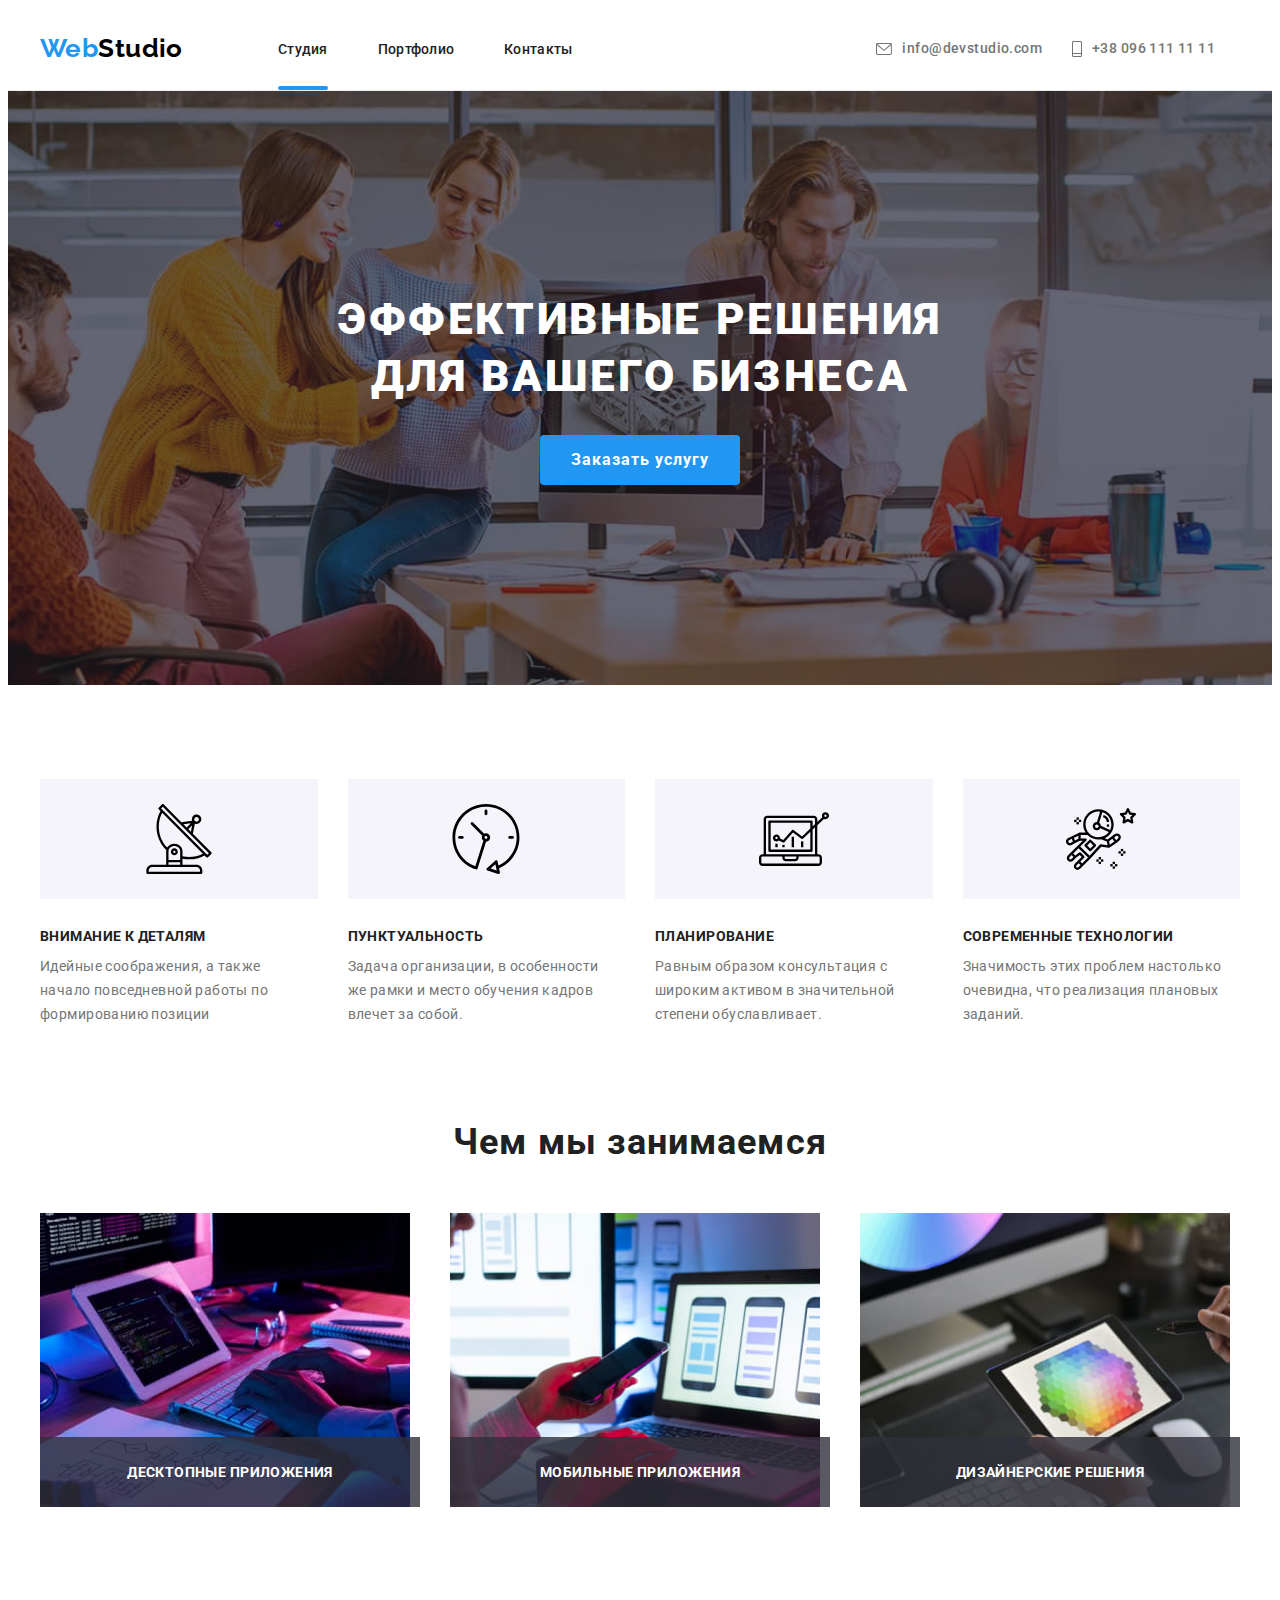
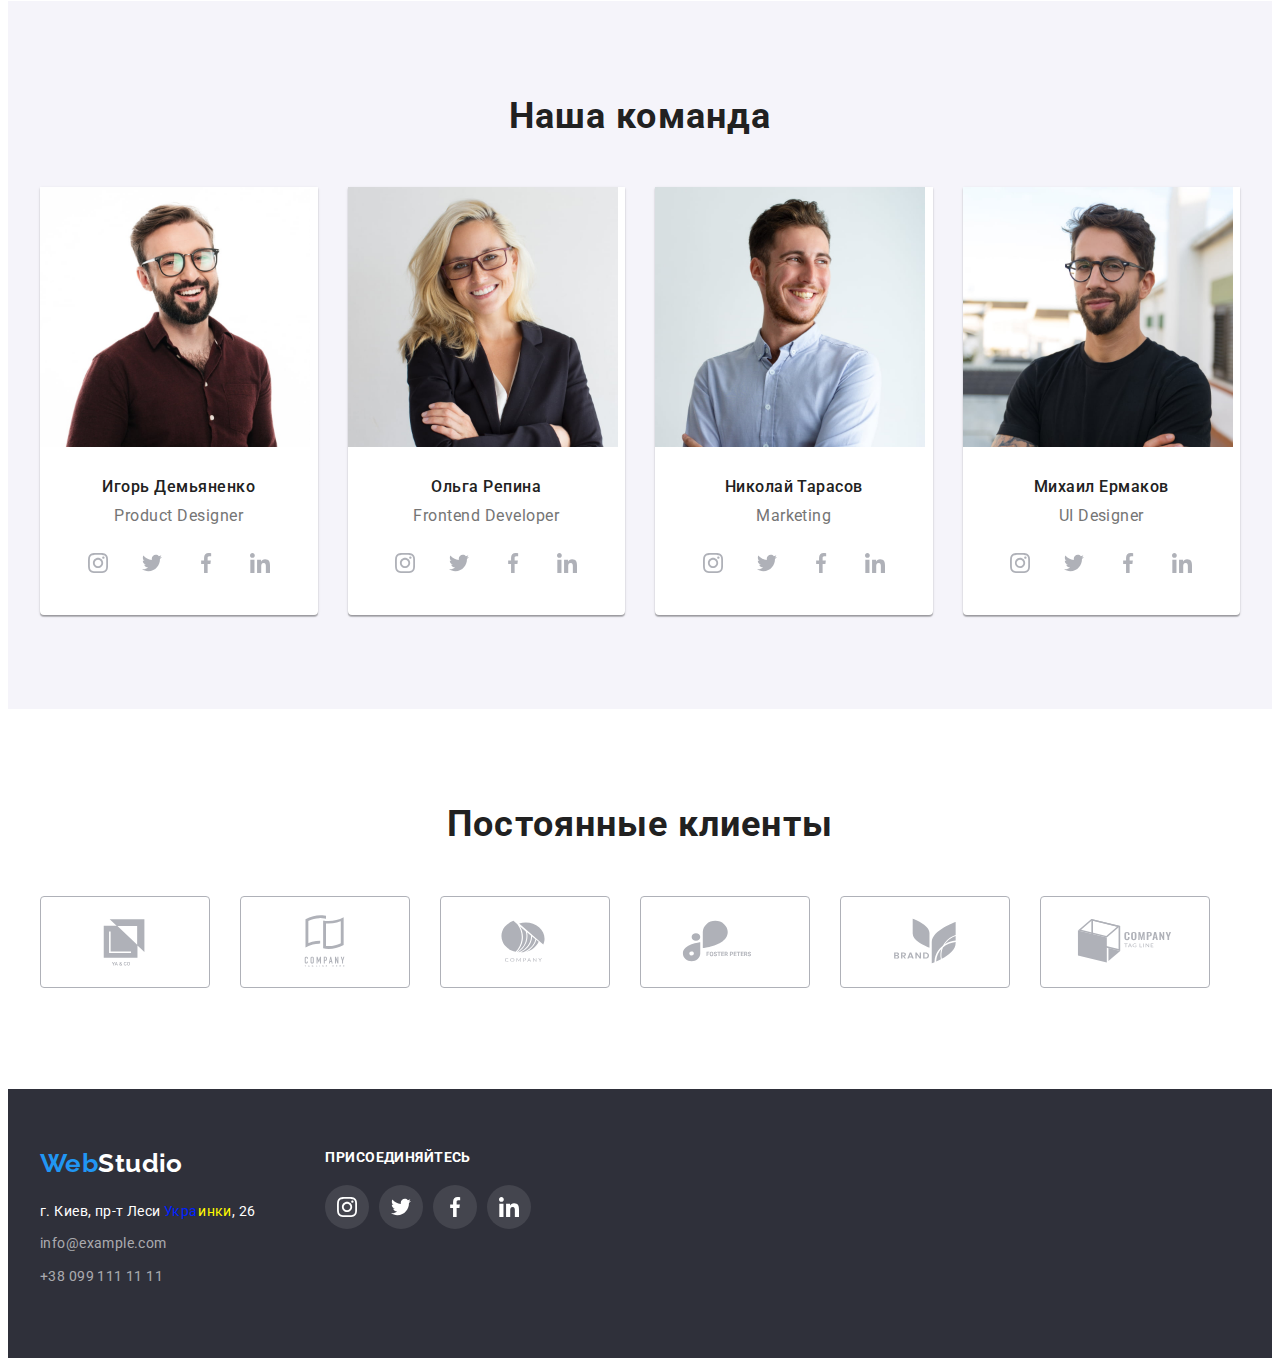
<file: index.html>
<!DOCTYPE html>
<html lang="ru">
  <head>
    <meta charset="UTF-8" />
    <meta http-equiv="X-UA-Compatible" content="IE=edge" />
    <meta name="viewport" content="width=device-width, initial-scale=1.0" />
    <title>Document</title>
    <link
      rel="stylesheet"
      href="https://cdnjs.cloudflare.com/ajax/libs/modern-normalize/1.1.0/modern-normalize.min.css"
      integrity="sha512-wpPYUAdjBVSE4KJnH1VR1HeZfpl1ub8YT/NKx4PuQ5NmX2tKuGu6U/JRp5y+Y8XG2tV+wKQpNHVUX03MfMFn9Q=="
      crossorigin="anonymous"
      referrerpolicy="no-referrer"
    />
    <link rel="stylesheet" href="./css/styles.css" />
    <link
      href="https://fonts.googleapis.com/css2?family=Raleway:wght@700&family=Roboto:wght@400;500;700;900&display=swap"
      rel="stylesheet"
    />
  </head>
  <body>
    <!--Шапка сайта-->
    <header class="header">
      <div class="container">
        <a class="logo" href="./index.html">Web<span class="logo-span-black">Studio</span></a>
        <nav class="header-nav">
          <ul class="header-list list">
            <li class="header-item current1 ">
              <a class="header-link link current" href="./index.html">Студия</a>
            </li>
            <li class="header-item">
              <a class="header-link link" href="./portfolio.html">Портфолио</a>
            </li>
            <li class="header-item">
              <a class="header-link link" href="#masters">Контакты</a>
            </li>
          </ul>
        </nav>
        <div class="header-conect">
          <ul class="contact list">
            <div class="contact-icon">
              <li class="header-mail">
                <a class="header-contact link" href="mailto:info@devstudio.com"
                  ><svg class="heade-soc-icon" width="16" height="12">
                    <use href="./img/symbol-defs.svg#icon-envelope-hover"></use>
                  </svg>
                  info@devstudio.com
                </a>
              </li>
              <li class="header-tel">
                <a class="header-contact link" href="tel:+380961111111">
                  <svg class="heade-soc-icon" width="10" height="16">
                    <use href="./img/symbol-defs.svg#icon-Vector-hover"></use>
                  </svg>
                  +38 096 111 11 11</a
                >
              </li>
            </div>
          </ul>
        </div>
      </div>
    </header>
    <main class="main">
      <!--Герой-->
      <section class="hero">
        <div class="container">
          <h1 class="hero-title">
            Эффективные решения <br />
            для вашего бизнеса
          </h1>
          <button class="hero-button" type="button" data-modal-open>Заказать услугу</button>
        </div>
      </section>
      <!--Приимущества-->
      <section class="benefits section">
        <div class="container">
          <h2 class="visually-hidden">Особенности</h2>
          <ul class="benefits-list list">
            <li class="benefits-item">
              <section class="benefits-soc">
              <svg class="benefits-soc-icon" width="70" height="70">
                <use href="./img/symbol-defs.svg#icon-antenna"></use>
              </svg>
            </section>
              <h3 class="benefits-h3">Внимание к деталям</h3>
              <p class="benefits-p">
                Идейные соображения, а также начало повседневной работы по формированию позиции
              </p>
            </li>
            <li class="benefits-item">
              <section class="benefits-soc">
                <svg class="benefits-soc-icon" width="70" height="70">
                  <use href="./img/symbol-defs.svg#icon-clock"></use>
                </svg>
              </section>
              <h3 class="benefits-h3">Пунктуальность</h3>
              <p class="benefits-p">
                Задача организации, в особенности же рамки и место обучения кадров влечет за собой.
              </p>
            </li>
            <li class="benefits-item">
              <section class="benefits-soc">
                <svg class="benefits-soc-icon" width="70" height="70">
                  <use href="./img/symbol-defs.svg#icon-diagram"></use>
                </svg>
              </section>
              <h3 class="benefits-h3">Планирование</h3>
              <p class="benefits-p">
                Равным образом консультация с широким активом в значительной степени обуславливает.
              </p>
            </li>
            <li class="benefits-item">
              <section class="benefits-soc">
                <svg class="benefits-soc-icon" width="70" height="70">
                  <use href="./img/symbol-defs.svg#icon-astronaut"></use>
                </svg>
              </section>
              <h3 class="benefits-h3">Современные технологии</h3>
              <p class="benefits-p">
                Значимость этих проблем настолько очевидна, что реализация плановых заданий.
              </p>
            </li>
          </ul>
        </div>
      </section>
      <!--Чем мы занимаемся-->
      <section class="occupation section">
        <div class="container">
          <h2 class="occupation-h2 title">Чем мы занимаемся</h2>
          <ul class="occupation-list list">
            <li class="occupation-item">
              <img src="img/box1.jpg" alt="box 1" width="370" />
              <div class="occupation-p">
              <p>Десктопные приложения</p></div>
            </li>
            <li class="occupation-item">
              <img src="img/box2.jpg" alt="box 2" width="370" />
              <div class="occupation-p">
              <p>Мобильные приложения</p></div>
            </li>
            <li class="occupation-item">
              <img src="img/box3.jpg" alt="box 3" width="370" />
              <div class="occupation-p">
              <p>Дизайнерские решения</p></div>
            </li>
          </ul>
        </div>
      </section>
      <!--Наша команда-->
      <section class="team section">
        <div class="container">
          <h2 class="team-h2 title">Наша команда</h2>
          <ul class="team-list list">
            <li class="team-item">
              <img class="team-img" src="img/Igor-Dem.jpg" alt="Игорь Демьяненко<" width="270" />
              <div class="team-h3-p">
                <h3 class="team-h3">Игорь Демьяненко</h3>
                <p class="team-p">Product Designer</p>
                <ul class="team-soc-list list">
                  <li class="team-soc-item">
                    <a href="" class="team-soc-link link">
                      <svg class="team-soc-icon" width="20" height="20">
                        <use href="./img/symbol-defs.svg#icon-instagram"></use>
                      </svg>
                    </a>
                  </li>
                  <li class="team-soc-item">
                    <a href="" class="team-soc-link link">
                      <svg class="team-soc-icon" width="20" height="20">
                        <use href="./img/symbol-defs.svg#icon-twitter"></use>
                      </svg>
                    </a>
                  </li>
                  <li class="team-soc-item">
                    <a href="" class="team-soc-link link">
                      <svg class="team-soc-icon" width="20" height="20">
                        <use href="./img/symbol-defs.svg#icon-facebook"></use>
                      </svg>
                    </a>
                  </li>
                  <li class="team-soc-item">
                    <a href="" class="team-soc-link link">
                      <svg class="team-soc-icon" width="20" height="20">
                        <use href="./img/symbol-defs.svg#icon-linkedin"></use>
                      </svg>
                    </a>
                  </li>
                </ul>
              </div>
            </li>
            <li class="team-item">
              <img class="team-img" src="img/Olga-Rep.jpg" alt="Ольга Репина" width="270" />
              <div class="team-h3-p">
                <h3 class="team-h3">Ольга Репина</h3>
                <p class="team-p">Frontend Developer</p>
                <ul class="team-soc-list list">
                  <li class="team-soc-item">
                    <a href="" class="team-soc-link link">
                      <svg class="team-soc-icon" width="20" height="20">
                        <use href="./img/symbol-defs.svg#icon-instagram"></use>
                      </svg>
                    </a>
                  </li>
                  <li class="team-soc-item">
                    <a href="" class="team-soc-link link">
                      <svg class="team-soc-icon" width="20" height="20">
                        <use href="./img/symbol-defs.svg#icon-twitter"></use>
                      </svg>
                    </a>
                  </li>
                  <li class="team-soc-item">
                    <a href="" class="team-soc-link link">
                      <svg class="team-soc-icon" width="20" height="20">
                        <use href="./img/symbol-defs.svg#icon-facebook"></use>
                      </svg>
                    </a>
                  </li>
                  <li class="team-soc-item">
                    <a href="" class="team-soc-link link">
                      <svg class="team-soc-icon" width="20" height="20">
                        <use href="./img/symbol-defs.svg#icon-linkedin"></use>
                      </svg>
                    </a>
                  </li>
                </ul>
              </div>
            </li>
            <li class="team-item">
              <img
                class="team-img"
                src="img/Nokolay-Tarasov.jpg"
                alt="Николай Тарасов"
                width="270"
              />
              <div class="team-h3-p">
                <h3 class="team-h3">Николай Тарасов</h3>
                <p class="team-p">Marketing</p>
                <ul class="team-soc-list list">
                  <li class="team-soc-item">
                    <a href="" class="team-soc-link link">
                      <svg class="team-soc-icon" width="20" height="20">
                        <use href="./img/symbol-defs.svg#icon-instagram"></use>
                      </svg>
                    </a>
                  </li>
                  <li class="team-soc-item">
                    <a href="" class="team-soc-link link">
                      <svg class="team-soc-icon" width="20" height="20">
                        <use href="./img/symbol-defs.svg#icon-twitter"></use>
                      </svg>
                    </a>
                  </li>
                  <li class="team-soc-item">
                    <a href="" class="team-soc-link link">
                      <svg class="team-soc-icon" width="20" height="20">
                        <use href="./img/symbol-defs.svg#icon-facebook"></use>
                      </svg>
                    </a>
                  </li>
                  <li class="team-soc-item">
                    <a href="" class="team-soc-link link">
                      <svg class="team-soc-icon" width="20" height="20">
                        <use href="./img/symbol-defs.svg#icon-linkedin"></use>
                      </svg>
                    </a>
                  </li>
                </ul>
              </div>
            </li>
            <li class="team-item">
              <img class="team-img" src="img/Mix-Ermakov.jpg" alt="Михаил Ермаков" width="270" />
              <div class="team-h3-p">
                <h3 class="team-h3">Михаил Ермаков</h3>
                <p class="team-p">UI Designer</p>
                <ul class="team-soc-list list">
                  <li class="team-soc-item">
                    <a href="" class="team-soc-link link">
                      <svg class="team-soc-icon" width="20" height="20">
                        <use href="./img/symbol-defs.svg#icon-instagram"></use>
                      </svg>
                    </a>
                  </li>
                  <li class="team-soc-item">
                    <a href="" class="team-soc-link link">
                      <svg class="team-soc-icon" width="20" height="20">
                        <use href="./img/symbol-defs.svg#icon-twitter"></use>
                      </svg>
                    </a>
                  </li>
                  <li class="team-soc-item">
                    <a href="" class="team-soc-link link">
                      <svg class="team-soc-icon" width="20" height="20">
                        <use href="./img/symbol-defs.svg#icon-facebook"></use>
                      </svg>
                    </a>
                  </li>
                  <li class="team-soc-item">
                    <a href="" class="team-soc-link link">
                      <svg class="team-soc-icon" width="20" height="20">
                        <use href="./img/symbol-defs.svg#icon-linkedin"></use>
                      </svg>
                    </a>
                  </li>
                </ul>
              </div>
            </li>
          </ul>
        </div>
      </section>
      <!-- Постоянные клиенты -->
      <section class="clients">
        <div class="clients-container container">
          <h3 class="title">Постоянные клиенты</h3>
          <ul class="clients-soc-list list">
          <li class="clients-soc-item">
              <a href="" class="a-soc-link link">
              <svg class="clients-soc-icon" width="106" height="60">
                <use href="./img/symbol-defs.svg#icon-Logo1"></use>
              </svg></a>
          </li>
          <li class="clients-soc-item">
              <a href="" class="a-soc-link link">
              <svg class="clients-soc-icon" width="106" height="60">
                <use href="./img/symbol-defs.svg#icon-Logo2"></use>
              </svg></a>
          </li>
          <li class="clients-soc-item">
              <a href="" class="a-soc-link link">
              <svg class="clients-soc-icon" width="106" height="60">
                <use href="./img/symbol-defs.svg#icon-Logo3"></use>
              </svg></a>
          </li>
          <li class="clients-soc-item">
              <a href="" class="a-soc-link link">
              <svg class="clients-soc-icon" width="106" height="60">
                <use href="./img/symbol-defs.svg#icon-Logo4"></use>
              </svg></a>
          </li>
          <li class="clients-soc-item">
              <a href="" class="a-soc-link link">
              <svg class=clientsr-soc-icon" width="106" height="60">
                <use href="./img/symbol-defs.svg#icon-Logo5"></use>
              </svg></a>
          </li>
          <li class="clients-soc-item">
              <a href="" class="a-soc-link link">
              <svg class="clients-soc-icon" width="106" height="60">
                <use href="./img/symbol-defs.svg#icon-Logo6"></use>
              </svg></a>
          </li>
        </div>
      </section>
      <section>
      </section>
    </main>
<!-- --------------------Футер-------------------------- -->
    <footer class="footer">
      <div class="div-2 container">
       <div class="footer-4stroki">
        <div class="logo-mb">
          <a class="logo" href="./index.html" target="_blank" rel="noopener noreferrer"
            >Web<span class="logo-span-wite">Studio</span></a
          >
        </div>
        <address>
          <ul class="futer-list list">
            <li>
              <a
                id="masters"
                class="footer-adress link"
                href="https://goo.gl/maps/TmH7AG5k9QuwmomT6/"
                target="_blank"
                rel="noopener noreferrer"
                >г. Киев, пр-т Леси <span class="uk">Укра</span> <span class="in">инки</span>, 26</a
              >
            </li>
            <li class="futer-contact1">
              <a class="futer-contact link" href="mailto:info@example.com">info@example.com</a>
            </li>
            <li class="futer-contact1">
              <a class="futer-contact link" href="tel:+380991111111">+38 099 111 11 11</a>
            </li>
          </ul>

            
          </ul>
        </address>
        

        </div>
        <!-- Присоединитса -->
        <div class="futer-soc">
          <h3 class="futer-soc-h3">присоединяйтесь</h3>
          <ul class="futer-soc-list list">
          <li class="futer-soc-item">
            <a href="" class="futer-soc-link link">
              <svg class="futer-soc-icon" width="20" height="20">
                <use href="./img/symbol-defs.svg#icon-instagram"></use>
              </svg>
            </a>
          </li>
          <li class="futer-soc-item">
            <a href="" class="futer-soc-link link">
              <svg class="futer-soc-icon" width="20" height="20">
                <use href="./img/symbol-defs.svg#icon-twitter"></use>
              </svg>
            </a>
          </li>
          <li class="futer-soc-item">
            <a href="" class="futer-soc-link link">
              <svg class="futer-soc-icon" width="20" height="20">
                <use href="./img/symbol-defs.svg#icon-facebook"></use>
              </svg>
            </a>
          </li>
          <li class="futer-soc-item">
            <a href="" class="futer-soc-link link">
              <svg class="futer-soc-icon" width="20" height="20">
                <use href="./img/symbol-defs.svg#icon-linkedin"></use>
              </svg>
            </a>
          </li>
        </div>
      </div>
    </footer>
    <div class="backdrop is-hidden"data-modal>
      <div class="modal">
        <button data-modal-close type="button" class="modal-icon-bt"><svg class="modal-icon-X" width="11" height="11">
          <use href="./img/symbol-defs.svg#icon-close"></use>
        </svg></button>
      </div>
    </div>
    <script src="./js/modal.js"></script>
  </body>
</html>

<!-- <svg class="modal-icon-X" width="18" height="18">
  <use href="./img/symbol-defs.svg#icon-close-black"></use>
</svg> -->
</file>
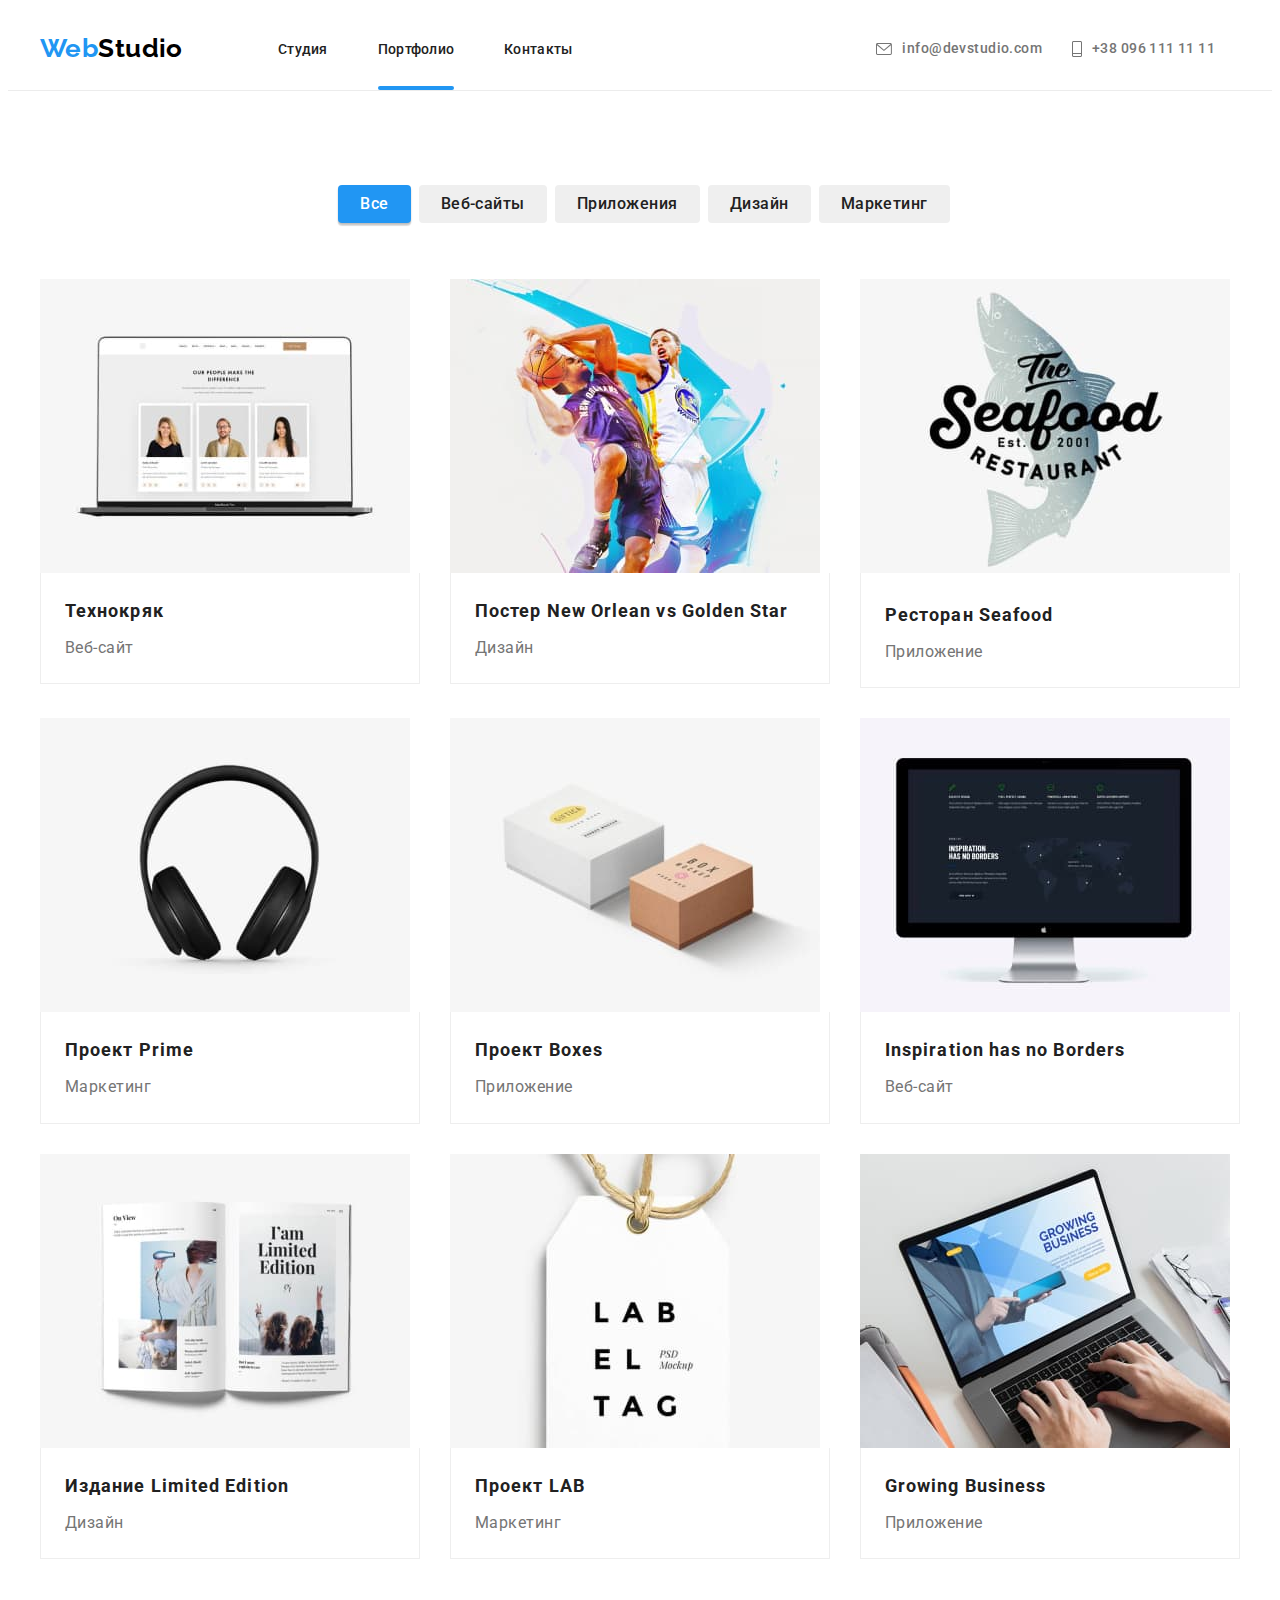
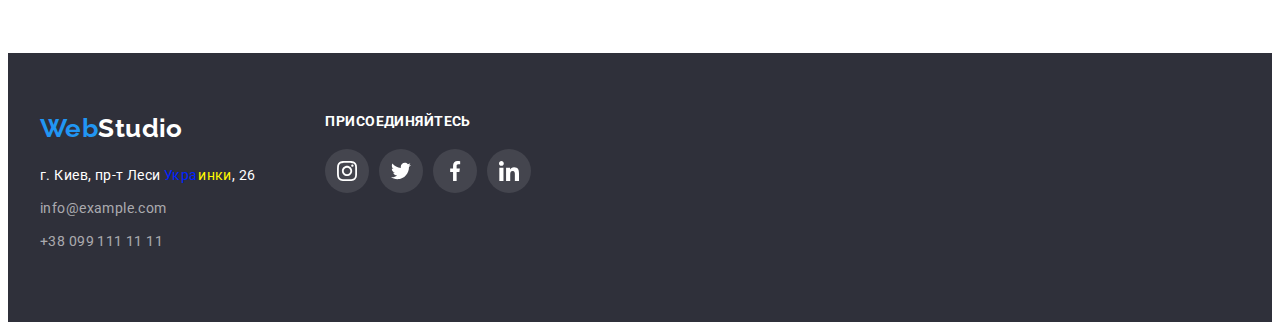
<file: portfolio.html>
<!DOCTYPE html>
<html lang="ru">
  <head>
    <meta charset="UTF-8" />
    <meta http-equiv="X-UA-Compatible" content="IE=edge" />
    <meta name="viewport" content="width=device-width, initial-scale=1.0" />
    <title>Document</title>
    <link
    rel="stylesheet"
    href="https://cdnjs.cloudflare.com/ajax/libs/modern-normalize/1.1.0/modern-normalize.min.css"
    integrity="sha512-wpPYUAdjBVSE4KJnH1VR1HeZfpl1ub8YT/NKx4PuQ5NmX2tKuGu6U/JRp5y+Y8XG2tV+wKQpNHVUX03MfMFn9Q=="
    crossorigin="anonymous"
    referrerpolicy="no-referrer"
  />
    <link rel="stylesheet" href="./css/styles.css" />
    <link
      href="https://fonts.googleapis.com/css2?family=Raleway:wght@700&family=Roboto:wght@400;500;700;900&display=swap"
      rel="stylesheet"
    />
  </head>
  <body>
    <!--Шапка сайта-->
    <header class="header">
      <div class="container">
        <a class="logo" href="./index.html">Web<span class="logo-span-black">Studio</span></a>
        <nav class="header-nav">
          <ul class="header-list list">
            <li class="header-item">
              <a class="header-link link" href="./index.html">Студия</a>
            </li>
            <li class="header-item current1">
              <a class="header-link link current" href="./portfolio.html">Портфолио</a>
            </li>
            <li class="header-item">
              <a class="header-link link" href="#masters">Контакты</a>
            </li>
          </ul>
        </nav>
        <div class="header-conect">
          <ul class="contact list">
            <div class="contact-icon">
              <li class="header-mail">
                <a class="header-contact link" href="mailto:info@devstudio.com"
                  ><svg class="heade-soc-icon" width="16" height="12">
                    <use href="./img/symbol-defs.svg#icon-envelope-hover"></use>
                  </svg>
                  info@devstudio.com
                </a>
              </li>
              <li class="header-tel">
                <a class="header-contact link" href="tel:+380961111111">
                  <svg class="heade-soc-icon" width="10" height="16">
                    <use href="./img/symbol-defs.svg#icon-Vector-hover"></use>
                  </svg>
                  +38 096 111 11 11</a
                >
              </li>
            </div>
          </ul>
        </div>
      </div>
    </header>
    <!--Навигатор-->
  
    <main class="main-nav">
      <section class="nav-sec section">
        <h1 class="visually-hidden" >Портфолио</h1>
        <div class="container">
        <ul class="nav link">
          <li class="button-list">
            <button class="nav-button activ" type="button">Все</button>
          </li>
          <li class="button-list list">
            <button class="nav-button" type="button">Веб-сайты</button>
          </li>
          <li class="button-list list">
            <button class="nav-button" type="button">Приложения</button>
          </li>
          <li class="button-list list">
            <button class="nav-button" type="button">Дизайн</button>
          </li>
          <li class="button-list list">
            <button class="nav-button" type="button">Маркетинг</button>
          </li>
        </ul>
        <!--Таблица картинок-->
        <ul class="img-link">
          <li class="img-button list">
            <a href="" class="link border-img">
              <div class="img-cover-wrap">
              <img src="img/button1.jpg" alt="button1" width="370" />
              <p class="img-cover-text">Ресурс предлагает комплексные предложения с разным уровнем функционала и сервисов. Все это позволит посетителю получить исчерпывающие сведения о компании или частном лице.</p>
            </div>
              <div class="img-h2-p">
              <h2 class="img-button-h2 link">Технокряк</h2>
              <p class="img-button-p link">Веб-сайт</p></div>
            </a>
          </li>
          <li class="img-button list">
            <a href="" class="link border-img">
              <div class="img-cover-wrap">
              <img src="img/button2.jpg" alt="button2" width="370" />
              <p class="img-cover-text">Ресурс предлагает комплексные предложения с разным уровнем функционала и сервисов. Все это позволит посетителю получить исчерпывающие сведения о компании или частном лице.</p>
            </div>
              <div class="img-h2-p">
              <h2 class="img-button-h2 link">Постер New Orlean vs Golden Star</h2>
              <p class="img-button-p link">Дизайн</p></div>
            </a>
          </li>
          <li class="img-button list">
            <a href="" class="link border-img">
              <div class="img-cover-wrap">
              <img src="img/button3.jpg" alt="button3" width="370" />
              <p class="img-cover-text">Ресурс предлагает комплексные предложения с разным уровнем функционала и сервисов. Все это позволит посетителю получить исчерпывающие сведения о компании или частном лице.</p>
            </div>
              <div class="img-h2-p">
              <h2 class="img-button-h2 link">
              <h2 class="img-button-h2 link">Ресторан Seafood</h2>
              <p class="img-button-p link">Приложение</p></div>
            </a>
          </li>
          <li class="img-button list">
            <a href="" class="link border-img">
              <div class="img-cover-wrap">
              <img src="img/button4.jpg" alt="button4" width="370" />
              <p class="img-cover-text">Ресурс предлагает комплексные предложения с разным уровнем функционала и сервисов. Все это позволит посетителю получить исчерпывающие сведения о компании или частном лице.</p>
            </div>
              <div class="img-h2-p">
              <h2 class="img-button-h2 link">Проект Prime</h2>
              <p class="img-button-p link">Маркетинг</p></div>
            </a>
          </li>
          <li class="img-button list">
            <a href="" class="link border-img">
              <div class="img-cover-wrap">
              <img src="img/button5.jpg" alt="button5" width="370" />
              <p class="img-cover-text">Ресурс предлагает комплексные предложения с разным уровнем функционала и сервисов. Все это позволит посетителю получить исчерпывающие сведения о компании или частном лице.</p>
            </div>
              <div class="img-h2-p">
              <h2 class="img-button-h2 link">Проект Boxes</h2>
              <p class="img-button-p link">Приложение</p></div>
              </a
            >
          </li>
          <li class="img-button list">
            <a href="" class="link border-img">
              <div class="img-cover-wrap">
              <img src="img/button6.jpg" alt="button6" width="370" />
              <p class="img-cover-text">Ресурс предлагает комплексные предложения с разным уровнем функционала и сервисов. Все это позволит посетителю получить исчерпывающие сведения о компании или частном лице.</p>
            </div>
              <div class="img-h2-p">
              <h2 class="img-button-h2 link">Inspiration has no Borders</h2>
              <p class="img-button-p link">Веб-сайт</p></div>
            </a>
          </li>
          <li class="img-button list">
            <a href="" class="link border-img">
              <div class="img-cover-wrap">
              <img src="img/button7.jpg" alt="button7" width="370" />
              <p class="img-cover-text">Ресурс предлагает комплексные предложения с разным уровнем функционала и сервисов. Все это позволит посетителю получить исчерпывающие сведения о компании или частном лице.</p>
            </div>
              <div class="img-h2-p">
              <h2 class="img-button-h2 link">Издание Limited Edition</h2>
              <p class="img-button-p link">Дизайн</p></div>
            </a>
          </li>
          <li class="img-button list">
            <a href="" class="link border-img">
              <div class="img-cover-wrap">
              <img src="img/button8.jpg" alt="button8" width="370" />
              <p class="img-cover-text">Ресурс предлагает комплексные предложения с разным уровнем функционала и сервисов. Все это позволит посетителю получить исчерпывающие сведения о компании или частном лице.</p>
            </div>
              <div class="img-h2-p">
              <h2 class="img-button-h2 link">Проект LAB</h2>
              <p class="img-button-p link">Маркетинг</p></div>
            </a>
          </li>
          <li class="img-button list">
            <a href="" class="link border-img">
              <div class="img-cover-wrap">
              <img src="img/button9.jpg" alt="button9" width="370" />
              <p class="img-cover-text">Ресурс предлагает комплексные предложения с разным уровнем функционала и сервисов. Все это позволит посетителю получить исчерпывающие сведения о компании или частном лице.</p>
            </div>
              <div class="img-h2-p">
              <h2 class="img-button-h2 link">Growing Business</h2>
              <p class="img-button-p link">Приложение</p></div>
            </a>
          </li>
        </ul>
      </div>
      </section>
    </div>
    </main>
    <!-- --------------------Футер-------------------------- -->
    <footer class="footer">
      <div class="div-2 container">
       <div class="footer-4stroki">
        <div class="logo-mb">
          <a class="logo" href="./index.html" target="_blank" rel="noopener noreferrer"
            >Web<span class="logo-span-wite">Studio</span></a
          >
        </div>
        <address>
          <ul class="futer-list list">
            <li>
              <a
                id="masters"
                class="footer-adress link"
                href="https://goo.gl/maps/TmH7AG5k9QuwmomT6/"
                target="_blank"
                rel="noopener noreferrer"
                >г. Киев, пр-т Леси <span class="uk">Укра</span> <span class="in">инки</span>, 26</a
              >
            </li>
            <li class="futer-contact1">
              <a class="futer-contact link" href="mailto:info@example.com">info@example.com</a>
            </li>
            <li class="futer-contact1">
              <a class="futer-contact link" href="tel:+380991111111">+38 099 111 11 11</a>
            </li>
          </ul>

            
          </ul>
        </address>
        

        </div>
        <!-- Присоединитса -->
        <div class="futer-soc">
          <h3 class="futer-soc-h3">присоединяйтесь</h3>
          <ul class="futer-soc-list list">
          <li class="futer-soc-item">
            <a href="" class="futer-soc-link link">
              <svg class="futer-soc-icon" width="20" height="20">
                <use href="./img/symbol-defs.svg#icon-instagram"></use>
              </svg>
            </a>
          </li>
          <li class="futer-soc-item">
            <a href="" class="futer-soc-link link">
              <svg class="futer-soc-icon" width="20" height="20">
                <use href="./img/symbol-defs.svg#icon-twitter"></use>
              </svg>
            </a>
          </li>
          <li class="futer-soc-item">
            <a href="" class="futer-soc-link link">
              <svg class="futer-soc-icon" width="20" height="20">
                <use href="./img/symbol-defs.svg#icon-facebook"></use>
              </svg>
            </a>
          </li>
          <li class="futer-soc-item">
            <a href="" class="futer-soc-link link">
              <svg class="futer-soc-icon" width="20" height="20">
                <use href="./img/symbol-defs.svg#icon-linkedin"></use>
              </svg>
            </a>
          </li>
        </div>
      </div>
    </footer>
  </body>
</html>
</file>
<file: css/styles.css>
:root {
  --title-text-color: #212121;
  --primeri-text-color: #757575;
  --accent-text-color: #2196f3;
  --primeri-wite-color: #ffffff;
  --secondary-background-color: #f5f4fa;
  --durk-background-color: #2f303a;
  --border-bottom: #ececec;
  --background-color: #188ce8;
  --border: #eeeeee;
  --team-soc-icon: #afb1b8;
  --in: rgb(255, 251, 0);
  --uk: rgb(0, 34, 255);
  --mb: 94px;
  --mb-h2: 50px;
  --height-bt: 38px;
}
/*  box-sizing выравнивает элемент по ширине падинга и бордера */
/* * { 
  box-sizing: border-box;
}*/
/* Закрашуем первого ребёнка */
/* .benefits-item:not(:first-child) {
  background-color: tomato;
} */
/* Закрашиваем каждый второй начиная с первого */
/* .benefits-item:nth-child(2n+1) {
  background-color: tomato;
}  */
p,
h1,
h2,
h3,
h4,
h5,
h6 {
  margin: 0;
}
ul,
ol {
  margin: 0;
  padding-left: 0;
}
body {
  font-size: 14px;
  font-family: 'Roboto', sans-serif;
  letter-spacing: 0.03em;
  color: var(--primeri-text-color);
  background-color: var(--primeri-wite-color);
}
.list,
.link,
.link1 {
  list-style: none;
  text-decoration: none;
  transition: color 250ms cubic-bezier(0.4, 0, 0.2, 1),
    background-color 250ms cubic-bezier(0.4, 0, 0.2, 1);
}

.logo {
  text-decoration: none;
}
.current:visited {
  color: var(--accent-text-color);
}
.current1 {
  position: relative;
}
.current1::after {
  content: '';
  position: absolute;
  left: 0;
  bottom: -33px;
  display: block;
  width: 100%;
  height: 4px;
  background-color: #2196f3;
  border-radius: 2px;
}
.container {
  width: 1200px;
  padding-left: 15px;
  padding-right: 15px;
  margin: 0 auto;
  /* outline: 1px solid rgb(238, 246, 9); */
}
img {
  display: block;
  max-width: 100%;
}
.section {
  padding-top: 94px;
  padding-bottom: 94px;
}
/*-------------- Шапка сайта------------*/
.header {
  display: flex;
  height: 82px;
  border-bottom: 1px solid var(--border-bottom);
}
.header .container {
  display: flex;
  align-items: center;
  margin: 0 auto;
}
/* .header-container{
  display: flex;
  align-items: center;
  margin: 0 auto; 
 }*/
.logo {
  display: flex;
}
.header-nav {
  padding-left: 93px;
  display: flex;
}
.header-list {
  display: flex;
  /* flex-wrap: nowrap; */
}
.header-conect {
  /* display: flex; */
  padding-left: 304px;
}
.contact {
  display: flex;
  align-items: center;
}
.header-item:not(:last-child) {
  margin-right: 50px;
}
.header-mail {
  padding-right: 30px;
  flex-shrink: 0;
}
.header-tel {
  flex-shrink: 0;
}

.logo {
  display: flex;
  align-items: center;
  width: 145px;
  height: 31px;
  font-family: 'Raleway';
  font-weight: 700;
  font-size: 26px;
  line-height: 1.9;
  color: var(--accent-text-color);
}
.logo-span-black {
  color: #000000;
}
.logo-span-wite {
  color: #ffffff;
}
.header-link {
  font-weight: 500;
  font-size: 14px;
  line-height: 1.14;
  letter-spacing: 0.02em;
  color: var(--title-text-color);
}

.link:hover,
.link:focus {
  color: var(--accent-text-color);
}
.heade-soc-icon:hover .header-contact,
.heade-soc-icon:focus .header-contact {
  fill: var(--accent-text-color);
}
link {
  display: block;
}
.link1:hover,
.link1:focus {
  color: var(--primeri-text-color);
}
.contact-icon {
  display: flex;
  box-sizing: border-box;
  align-items: center;
}
.header-contact {
  font-weight: 500;
  font-size: 14px;
  line-height: 1.14;
  color: var(--primeri-text-color);
  display: flex;
  align-items: center;
}
.heade-soc-icon {
  fill: currentColor;
  margin-right: 10px;
}

/* ---------------Герой------------ */
.hero {
  max-width: 1600px;
  /* background-color: var(--durk-background-color); */
  background-image: linear-gradient(rgba(47, 48, 58, 0.4), rgba(47, 48, 58, 0.4)),
    url(../img/hero.jpg);
  background-repeat: no-repeat;
  background-position: center;
  background-size: cover;
  box-sizing: border-box;
  padding-top: 200px;
  padding-bottom: 200px;
  padding-left: 15px;
  padding-right: 15px;
  margin: 0 auto;
}
.hero-title {
  font-weight: 900;
  font-size: 44px;
  line-height: 1.3;
  text-align: center;
  letter-spacing: 0.06em;
  text-transform: uppercase;
  color: var(--primeri-wite-color);
  margin-bottom: 30px;
  /* max-width:  696px; */
}
/* .button-box {
  width: 200px;
  height: 50px;
} */
.hero-button {
  font-family: 'Roboto', sans-serif;
  font-weight: 700;
  font-size: 16px;
  width: 200px;
  height: 50px;
  line-height: 1.88;
  display: flex;
  justify-content: center;
  align-items: center;
  text-align: center;
  letter-spacing: 0.06em;
  color: var(--primeri-wite-color);
  background-color: var(--accent-text-color);
  cursor: pointer;
  margin: 0 auto;
  border: 0px;
  border-radius: 4px;
  transition: color 250ms cubic-bezier(0.4, 0, 0.2, 1),
    background-color 250ms cubic-bezier(0.4, 0, 0.2, 1);
}
.hero-button:hover,
.hero-button:focus {
  box-shadow: 0px 4px 4px rgba(0, 0, 0, 0.15);
  background-color: var(--background-color);
}
/*-------------- Приимущества------------*/

.benefits-soc {
  height: 120px;
  background: #f5f4fa;
  display: flex;
  justify-content: center;
  align-items: center;
  margin-bottom: 30px;
}

.benefits-list {
  display: flex;
  justify-content: center;
  margin-left: -30px;
  /* перекидует список в столбик если не влазит */
  /* flex-wrap: wrap; */
  /* елемент заполняет всё пустое пространство */
  /* flex-grow: 1; */
  /* запрещает сжиматса елементу */
  /* flex-shrink:0 ; */
  /* меняет место елементо в право, у кого больше число тот правее */
  /* order: 1; */
}
.benefits-item {
  flex-basis: calc(100% / 4 - 30px);
  width: calc((100% - 90px) / 4);
  margin-left: 30px;
}
.visually-hidden {
  position: absolute;
  white-space: nowrap;
  width: 1px;
  height: 1px;
  overflow: hidden;
  border: 0;
  padding: 0;
  clip: rect(0 0 0 0);
  clip-path: inset(50%);
  margin: -1px;
}
.benefits-h3 {
  font-weight: 700;
  font-size: 14px;
  line-height: 1.14;
  letter-spacing: 0.03em;
  text-transform: uppercase;
  color: var(--title-text-color);
  margin-bottom: 10px;
}
.benefits-p {
  font-size: 14px;
  line-height: 1.71;
  letter-spacing: 0.03em;
  color: var(--primeri-text-color);
  max-width: 270px;
}
/* ------------Чем мы занимаемся------------*/
.title {
  font-weight: 700;
  font-size: 36px;
  line-height: 1.17;
  text-align: center;
  letter-spacing: 0.03em;
  color: var(--title-text-color);
  margin: 0;
  margin-bottom: 50px;
}
.occupation-list {
  display: flex;
  justify-content: center;
  margin-left: -30px;
}
.team-h3 {
  font-weight: 500;
  font-size: 16px;
  line-height: 1.19;
  text-align: center;
  letter-spacing: 0.03em;
  color: var(--title-text-color);
  margin-bottom: 10px;
}
.occupation {
  padding-top: 0;
}
.occupation-item {
  position: relative;
  flex-basis: calc(100% / 3 - 30px);
  width: calc((100% - 90px) / 3);
  margin-left: 30px;
  background: var(--primeri-wite-color);
}
.occupation-p {
  font-family: 'Roboto';
  font-style: normal;
  font-weight: 700;
  font-size: 14px;
  line-height: 1.14px;
  text-align: center;
  letter-spacing: 0.03em;
  text-transform: uppercase;
  background: rgba(47, 48, 58, 0.8);

  color: var(--primeri-wite-color);
  display: flex;
  align-items: center;
  justify-content: center;
  position: absolute;
  width: 100%;
  height: 70px;
  bottom: 0;
}
/* ----------Наша команда---------- */

.team {
  margin-bottom: 94px;
  background: var(--secondary-background-color);
}
.team-list {
  display: flex;
  justify-content: center;
  margin-left: -30px;
}
.team-item {
  flex-basis: calc(100% / 4 - 30px);
  width: calc((100% - 90px) / 4);
  margin-left: 30px;
  background: var(--primeri-wite-color);
  box-shadow: 0px 1px 3px rgba(0, 0, 0, 0.12), 0px 1px 1px rgba(0, 0, 0, 0.14),
    0px 2px 1px rgba(0, 0, 0, 0.2);
  border-radius: 0px 0px 4px 4px;
}
.team-h3-p {
  padding: 30px 0px;
}

.team-h3 {
  font-weight: 500;
  font-size: 16px;
  line-height: 1.19;
  text-align: center;
  letter-spacing: 0.03em;
  color: var(--title-text-color);
}
.team-p {
  font-family: 'Roboto';
  font-style: normal;
  font-weight: 400;
  font-size: 16px;
  line-height: 1.19;
  text-align: center;
  letter-spacing: 0.03em;
  color: var(--primeri-text-color);
  margin: 0 0 16px 0;
}
.team-soc-list {
  display: flex;
  justify-content: center;
}
.team-soc-item + .team-soc-item {
  margin-left: 10px;
}
.team-soc-link {
  width: 44px;
  height: 44px;
  /* background-color: tomato; */
  border-radius: 50%;
  display: flex;
  align-items: center;
  justify-content: center;
  fill: var(--team-soc-icon);
  transition: color 250ms cubic-bezier(0.4, 0, 0.2, 1), fill 250ms cubic-bezier(0.4, 0, 0.2, 1),
    background-color 250ms cubic-bezier(0.4, 0, 0.2, 1);
}

/* .team-soc-icon {
  transition: fill 5250ms cubic-bezier(0.4, 0, 0.2, 1),
    background-color 5250ms cubic-bezier(0.4, 0, 0.2, 1);
} */
.team-soc-link:hover,
.team-soc-link:focus {
  background-color: var(--accent-text-color);
  fill: var(--primeri-wite-color);
}

/* .team-soc-link:hover{
  background-color:  var(--accent-text-color);
  } */
/* .team-soc-item:hover .team-soc-icon{
fill:var(--primeri-wite-color);
} */

/* ------------Постоянные клиенты--------------- */
.clients-container {
  margin-bottom: 101px;
}
/* .clients-soc-h3 {
  font-family: 'Roboto';
  font-style: normal;
  font-weight: 700;
  font-size: 36px;
  line-height: 42px;
  text-align: center;
  letter-spacing: 0.03em;
  text-transform: uppercase;
  margin-bottom: 50px;
  color: var(--title-text-color);
} */
.clients-soc-list {
  display: flex;
}

.a-soc-link {
  width: 170px;
  height: 92px;
  border: 1px solid #afb1b8;
  box-sizing: border-box;
  border-radius: 4px;
  display: flex;
  justify-content: center;
  align-items: center;
  fill: var(--team-soc-icon);
  transition: color 250ms cubic-bezier(0.4, 0, 0.2, 1), fill 250ms cubic-bezier(0.4, 0, 0.2, 1),
    border 250ms cubic-bezier(0.4, 0, 0.2, 1);
}
/* .team-soc-icon{
  fill: var(--team-soc-icon);
} */
.a-soc-link:hover,
.a-soc-link:focus {
  /* background-color: var(--accent-text-color); */
  fill: var(--accent-text-color);
  border: 1px solid var(--accent-text-color);
}
/* отступ всем кроме первого  */
.clients-soc-item + .clients-soc-item {
  margin-left: 30px;
}

/*--------------Footer------------*/

.footer {
  background-color: var(--durk-background-color);
  margin: 0 auto;
  padding-top: 60px;
  padding-bottom: 60px;
}
.div-2 {
  display: flex;
}

.logo-mb {
  margin-bottom: 20px;
}
.footer-adress {
  display: block;
  font-family: 'Roboto';
  font-style: normal;
  font-size: 14px;
  line-height: 1.7;
  letter-spacing: 0.03em;
  color: var(--primeri-wite-color);
  margin-bottom: 9px;
}
.footer-mb {
  margin-bottom: 30px;
}
.futer-contact {
  font-family: 'Roboto';
  font-style: normal;
  font-size: 14px;
  line-height: 1.7;
  letter-spacing: 0.03em;
  color: rgba(255, 255, 255, 0.6);
}
.futer-contact1 {
  margin-bottom: 9px;
}
/* ---------Icon--------- */

.futer-soc {
  padding-left: 70px;
}
.futer-soc-h3 {
  font-family: 'Roboto';
  font-style: normal;
  font-weight: 700;
  font-size: 14px;
  line-height: 16px;
  letter-spacing: 0.03em;
  text-transform: uppercase;
  margin-bottom: 20px;
  color: var(--primeri-wite-color);
}
.futer-soc-list {
  display: flex;
  justify-content: flex-start;
}

.futer-soc-item + .futer-soc-item {
  margin-left: 10px;
}
.futer-soc-link {
  width: 44px;
  height: 44px;
  background-color: 0px 4px 4px 0px #00000040;
  /* box-shadow: 0px 4px 4px 0px #00000040; */
  border-radius: 50%;
  display: flex;
  align-items: center;
  justify-content: center;
  fill: var(--primeri-wite-color);
  transition: color 250ms cubic-bezier(0.4, 0, 0.2, 1),
    background-color 250ms cubic-bezier(0.4, 0, 0.2, 1);
  background: rgba(255, 255, 255, 0.1);
}
/* .team-soc-icon{
  fill: var(--team-soc-icon);
} */
.futer-soc-link:hover,
.futer-soc-link:focus {
  background-color: var(--accent-text-color);
  fill: var(--primeri-wite-color);
}
/*--------------Портфолио Наввинатор------------*/

.nav-button {
  font-family: 'Roboto';
  font-style: normal;
  font-weight: 500;
  font-size: 16px;
  line-height: 1.62;
  letter-spacing: 0.03em;
  color: var(--title-text-color);
  cursor: pointer;
  padding: 6px 22px;
  border: 0px;
  border-radius: 4px;
  transition: color 250ms cubic-bezier(0.4, 0, 0.2, 1),
    background-color 250ms cubic-bezier(0.4, 0, 0.2, 1),
    box-shadow 250ms cubic-bezier(0.4, 0, 0.2, 1);
}
.nav {
  margin-bottom: 56px;
  display: flex;
  justify-content: center;
}
.activ {
  color: var(--primeri-wite-color);
  background-color: var(--accent-text-color);
  box-shadow: 0px 3px 1px rgba(0, 0, 0, 0.1), 0px 1px 2px rgba(0, 0, 0, 0.08),
    0px 2px 2px rgba(0, 0, 0, 0.12);
  border: 0px;
}
/* .bt2 {
  width: 128px;
height:var(--height-bt);
}
.bt3 {
  width: 145px;
height:var(--height-bt);
}
.bt4{
  width: 103px;
height:var(--height-bt);
}
.bt5{
  width: 130px;
height:var(--height-bt);
} */
.button-list {
  margin-left: 8px;
}
/* .nav-button{
  margin-left: 8px;
 margin-bottom: 56px;
} */
.nav-button:hover {
  color: var(--primeri-wite-color);
  background-color: var(--accent-text-color);
  box-shadow: 0px 3px 1px rgba(0, 0, 0, 0.1), 0px 1px 2px rgba(0, 0, 0, 0.08),
    0px 2px 2px rgba(0, 0, 0, 0.12);
  border: 0px;
}
/*--------------Таблица картинок------------*/
.img-link {
  display: flex;
  flex-wrap: wrap;
  margin-left: -30px;
  margin-bottom: -30px;
}
.img-button:hover .img-cover-text {
  transform: translateY(0%);
}
.img-button {
  flex-basis: calc(100% / 3 - 30px);
  width: calc((100% - 90px) / 3);
  margin-left: 30px;
  margin-bottom: 30px;
}
.img-cover-wrap {
  position: relative;
  overflow: hidden;
}

.img-cover-text {
  height: 100%;
  position: absolute;
  font-family: 'Roboto';
  font-style: normal;
  font-weight: 400;
  font-size: 18px;
  line-height: 1.6;
  letter-spacing: 0.03em;
  color: var(--primeri-wite-color);
  padding: 63px 24px;
  top: 0;
  left: 0;
  background: rgba(33, 150, 243, 0.9);
  transform: translateY(100%);
  transition: transform 250ms;
}

.img-button-h2 {
  font-weight: 700;
  font-size: 18px;
  line-height: 2;
  letter-spacing: 0.06em;
  text-decoration: none;
  color: var(--title-text-color);
}
/* .img-button:hover,
.img-button:focus {
  box-shadow: 0px 1px 1px rgba(0, 0, 0, 0.12), 0px 4px 4px rgba(0, 0, 0, 0.06),
    1px 4px 6px rgba(0, 0, 0, 0.16);
} */
.img-h2-p {
  padding: 20px 24px;
  border-left: 1px solid var(--border);
  border-bottom: 1px solid var(--border);
  border-right: 1px solid var(--border);
}
.img-button-h2 {
  color: var(--title-text-color);
  margin-bottom: 4px;
}
/* .img-button {
  height: 404px;
  left: 215px;
  top: 262px;
} */

.border-img:hover,
.border-img:focus {
  box-shadow: 0px 1px 1px rgba(0, 0, 0, 0.12), 0px 4px 4px rgba(0, 0, 0, 0.06),
    1px 4px 6px rgba(0, 0, 0, 0.16);
}
.border-img {
  display: block;
  background: var(--primeri-wite-color);
  transition: box-shadow 250ms cubic-bezier(0.4, 0, 0.2, 1);
  /* width: 370px; */
  /* box-sizing: border-box; */
}
.img-button-p {
  font-size: 16px;
  line-height: 1.9;
  letter-spacing: 0.03em;
  color: var(--primeri-text-color);
  text-decoration: none;
}
.uk {
  color: var(--uk);
}
.in {
  color: var(--in);
  margin-left: -3px;
}
/* -------Домашка 4 фон-------  */

/* .bg {
   width: 800;
   height: 400px;
   margin: 0 auto;
   padding: 20px;
   border: 10px dashed rgba(0, 0, 0, 0.5);
   color: green;
   background-repeat: no-repeat;
   background-image: url(../img/box1.jpg) ;
   background-position: center;
   /* расширяет изображение пока не упрётса одной из сторон */
/* background-size: contain; */
/* по умолчанию, оригенальный размер*/
/* background-size:auto ;  */
/* увеличивае изображение пока полностью не заполнит полностью окно */
/* background-size: cover ; */
/* } */
/* -------Градиент-------- */
.cont {
  width: 800px;
  margin: 0 auto;
}
.linear,
.radial {
  height: 200px;
}

/* .linear{
   background-image:  linear-gradient(
    to left,
    blue 0 30%,
    yellow 70% 100%);
  } */

/* .radial{
  background-image: radial-gradient(
    at top,
    blue 0 30%,
    yellow 70% 100% );
 } */
/* картинка с прозрачным фоном */
/* .linear {
   background-image: linear-gradient(
    rgba(47, 48, 58, 0.4),
    rgba(47, 48, 58, 0.4)
   ),
   url(../img/box1.jpg);
    background-position: center;
    background-repeat: no-repeat;
    background-size: cover ;
 } */

.backdrop {
  position: fixed;
  top: 0;
  width: 100%;
  height: 100%;
  background-color: #00000033;
  transition: opacity 250ms, visibility 250ms cubic-bezier(0.4, 0, 0.2, 1);
}
.backdrop.is-hidden .modal {
  transform: rotate(0) scale(1);
}

.modal {
  position: absolute;
  top: 50%;
  left: 50%;
  transform: translate(-50%, -50%);
  width: 528px;
  height: 581px;
  background: #ffffff;
  box-shadow: 0px 1px 3px rgba(0, 0, 0, 0.12), 0px 1px 1px rgba(0, 0, 0, 0.14),
    0px 2px 1px rgba(0, 0, 0, 0.2);
  border-radius: 4px;
  transition: transform 500ms;
}
.modal-icon-bt {
  display: flex;
  align-items: center;
  justify-content: center;
  position: absolute;
  top: 8px;
  right: 8px;
  width: 30px;
  height: 30px;
  /* left: 1026px;
  top: 229px; */
  border: 1px solid #0000001a;
  border-radius: 50%;
  cursor: pointer;
  background: none;
}
/* .modal-icon-X {
  display: flex;
  align-items: center;
  justify-content: center;
  position: absolute;
  top: 50%;
  left: 50%;
  transform: translate(-49%, -42%);
} */

.is-hidden {
  opacity: 0;
  pointer-events: none;
  visibility: hidden;
}

/* расширяет изображение пока не упрётса одной из сторон */
/* background-size: contain; */
/* по умолчанию, оригенальный размер*/
/* background-size:auto ;  */
/* увеличивае изображение пока полностью не заполнит полностью окно */
/* background-size: cover ; */
/* } */
</file>
